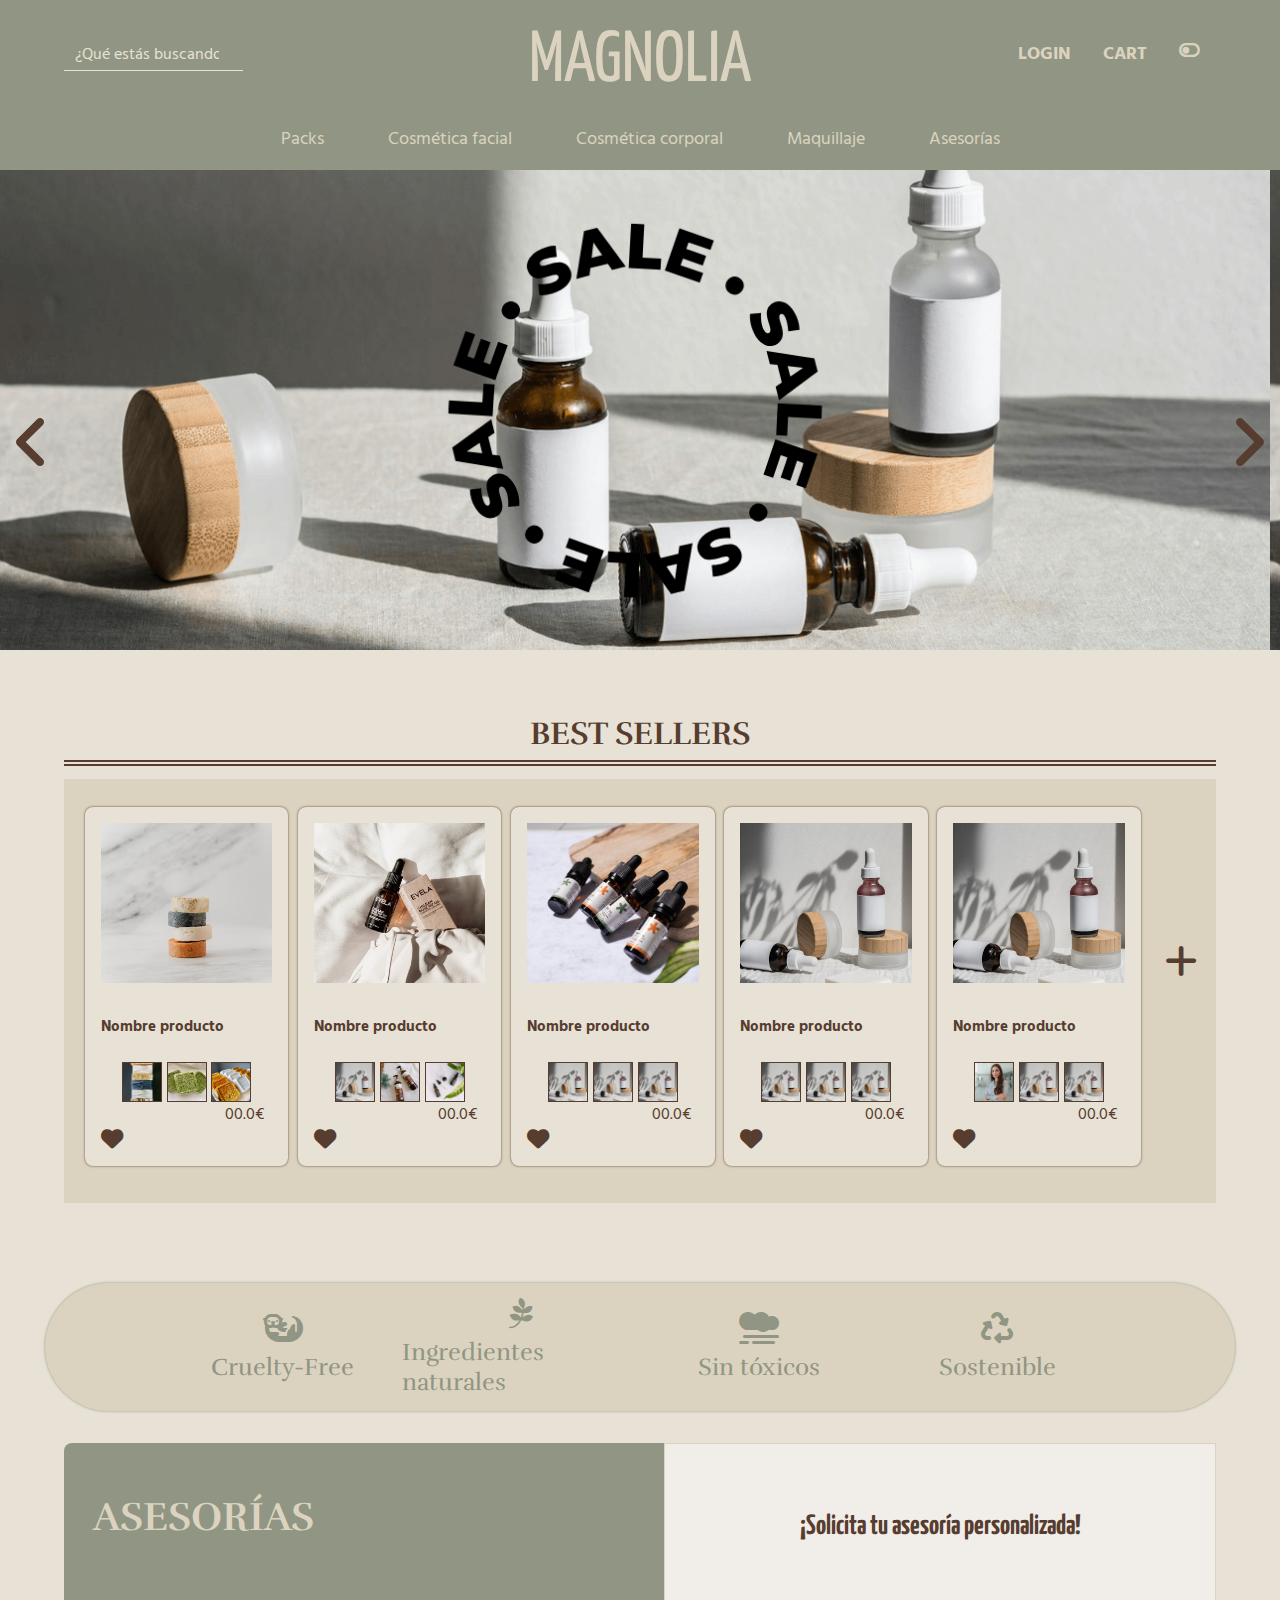
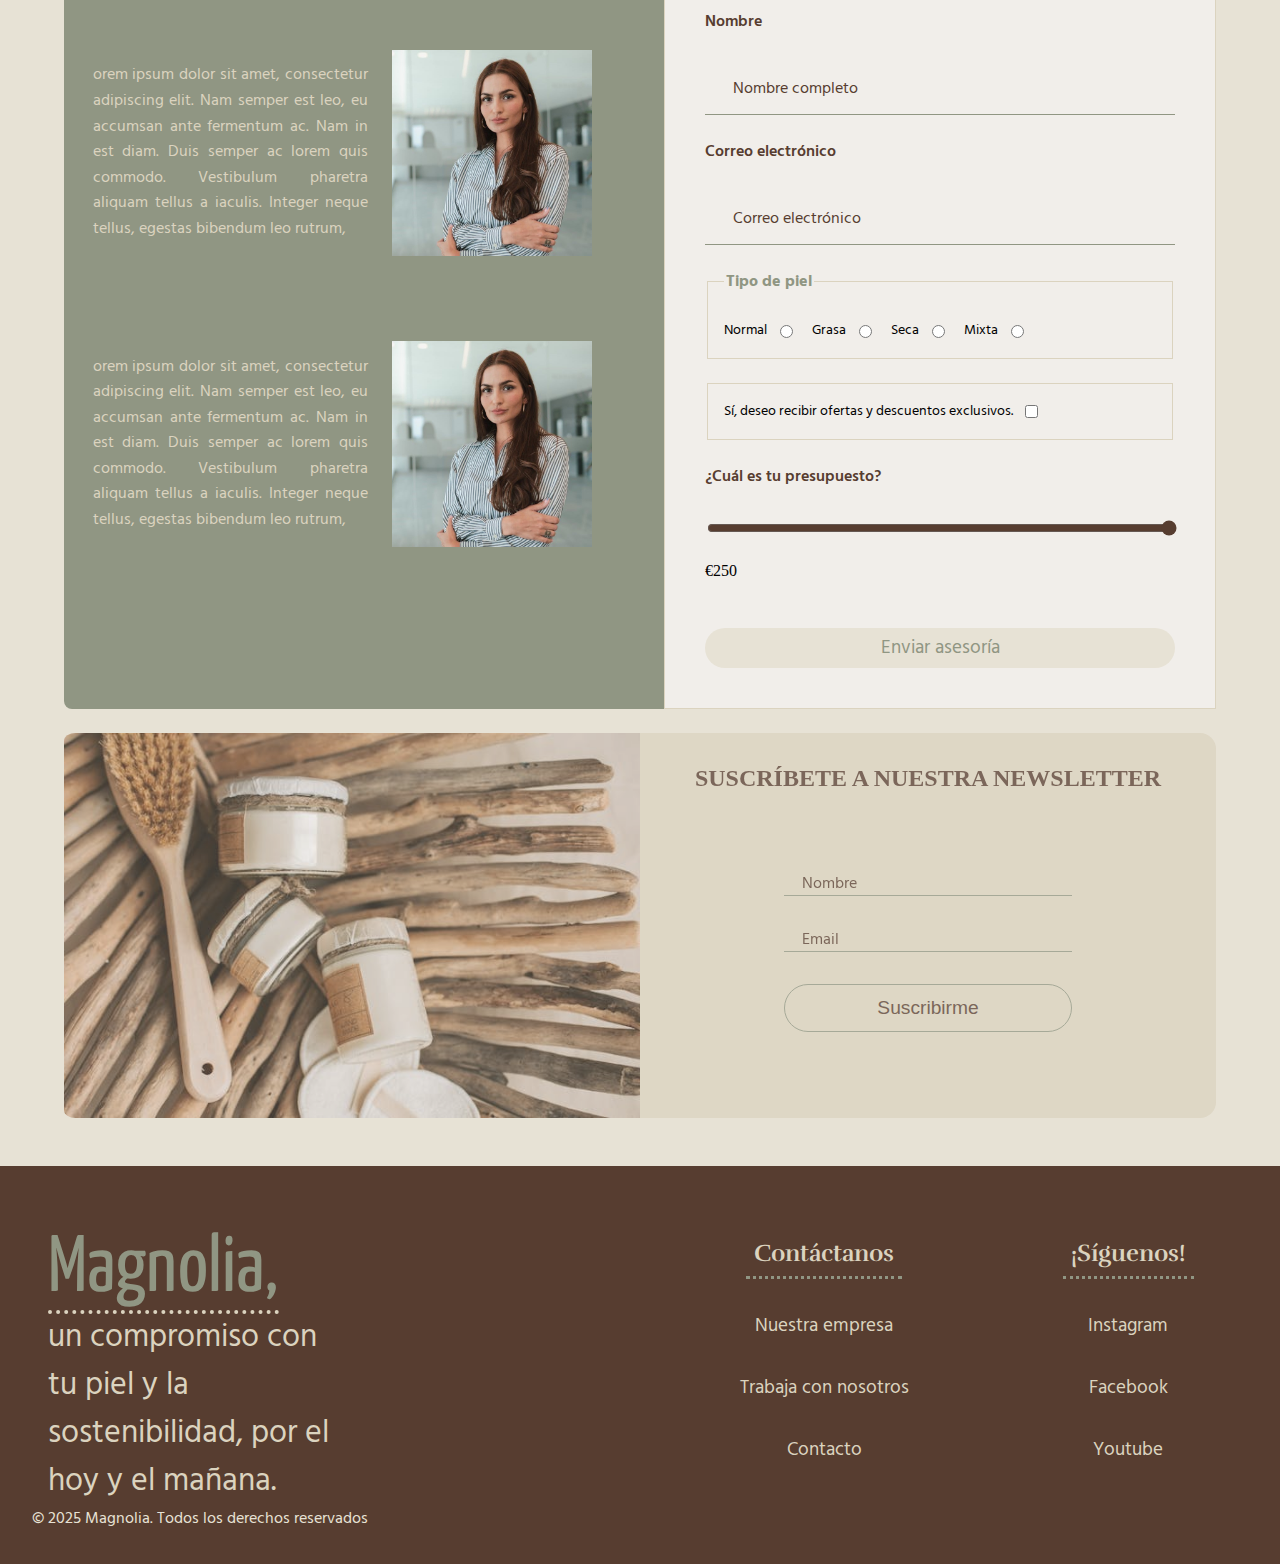
<file: index.html>
<!DOCTYPE html>
<html lang="es">
<head>
    <meta charset="UTF-8">
    <meta name="viewport" content="width=device-width, initial-scale=1.0">
    <title> Magnolia | Inicio </title>
    <link rel="stylesheet" href="css/estilos.css">
    <link href="https://cdnjs.cloudflare.com/ajax/libs/font-awesome/6.0.0-beta3/css/all.min.css" rel="stylesheet"> <!--para los iconos -->
    <link href="https://fonts.googleapis.com/css2?family=Hind:wght@300;400;500;600;700&family=Rhodium+Libre&family=Rufina:wght@400;700&family=Yanone+Kaffeesatz:wght@200..700&display=swap" rel="stylesheet">
    <!-- para las fuentes -->

    <script src="js/script.js" defer></script>
</head>

<body>
    <header class="cabecera">
        <section class="cabecera__seccion">
            <form class="cabecera__formulario" method="GET" action="#"> <!-- etiqueta no necesario pero decidí mantenerla porque me permitía colocar el input mejor con css-->
                <input class="cabecera__input" type="search" name="query" placeholder="¿Qué estás buscando?">
            </form>
            <div class="cabecera__seccion-mensaje"></div> <!-- he elegido esta etiqueta porque no tiene valor semántico lo que quería añadir-->

            <a class="cabecera__titulo" href="index.html" >
                <h1 class="cabecera__titulo-texto">MAGNOLIA</h1>
            </a>

            <article class="cabecera__login"> <!-- etiqueta empleada al ser un contenido independiente-->
                <ul class="cabecera__login-lista"> <!-- he organizado los enlaces en lista para mejorar la semántica y el orden del código-->
                    <li><a class="cabecera__login-enlace" href="#">LOGIN</a></li>
                    <li><a class="cabecera__login-enlace" href="#">CART</a></li>
                    <li><button id="modoNocturnoBtn" class="cabecera__login-enlace"> <!-- botón para cambiar al modo noche -->
                        <span class="fa-solid fa-toggle-off"></span>
                    </button>
                    </li>
                </ul>
            </article>
        </section>

        <nav class="cabecera__navegador">
            <ul class="cabecera__navegador-listas">
                <li class="cabecera__navegados-list"><a class="cabecera__navegador-enlace" href="#">Packs</a></li>
                <li class="cabecera__navegados-list"><a class="cabecera__navegador-enlace" href="#">Cosmética facial</a></li>
                <li class="cabecera__navegados-list"><a class="cabecera__navegador-enlace" href="#">Cosmética corporal</a></li>
                <li class="cabecera__navegados-list"><a class="cabecera__navegador-enlace" href="#">Maquillaje</a></li>
                <li class="cabecera__navegados-list"><a class="cabecera__navegador-enlace" href="#">Asesorías</a></li>
            </ul>
        </nav>
    </header>


    <main>
        <section class="ofertas"> <!-- la idea era realizar un carousel, he intentado simularlo con animaciones-->
            <ul class="ofertas__lista">
                <li class="ofertas__lista-ofertas">
                    <a class="oferta__enlace" href="#">
                        <img class="oferta__imagen" src="assets/Rebajas.png" alt="rebajas"></a>
                </li>
                <li class="ofertas__lista-ofertas">
                    <a class="oferta__enlace" href="#">
                        <img class="oferta__imagen" src="assets/Rebajas.png" alt="rebajas"></a>
                </li>
                <li class="ofertas__lista-ofertas">
                    <a class="oferta__enlace" href="#">
                        <img class="oferta__imagen" src="assets/Rebajas.png" alt="rebajas"></a>
                </li>
            </ul>

            <div class="ofertas__iconos"> <!-- he elegido esta etiqueta porque no considero que sea un contenido independiente, son los iconos de las imágenes-->
                <span class="fa-solid fa-angle-left"></span>
                <span class="fa-solid fa-angle-right"></span>
            </div>
            
        </section>


    <section class="bestsellers">
        <h2 class="bestsellers__titulo">BEST SELLERS</h2>

        <section class="bestsellers__container">
            <article class="bestsellers__productos">
                <a class="bestsellers__productos-enlace" href="#">
                    <img class="bestsellers__producto-imagen" src="assets/pexels-cottonbro-3737603.jpg" alt="imagen producto">
                    <h3 class="bestsellers__producto-nombre">Nombre producto</h3> <!-- He elegido h3 porque considero que es un título-->
                </a>

                <div class="bestsellers__miniaturas">
                    <img class="miniatura" src="assets/pexels-meruyert-gonullu-7500419.jpg" alt="mini 1">
                    <img class="miniatura" src="assets/pexels-selfcarewithdenisse-31517861.jpg" alt="mini 2">
                    <img class="miniatura" src="assets/pexels-selfcarewithdenisse-31517862.jpg" alt="mini 3">
                </div>

                <span class="bestsellers__producto-precio">00.0€</span><!-- He elegido esta etiqueta porque no lo considero título (h) ni párrafo-->
                <button class="bestsellers__producto-favorito">
                    <span class="fa-solid fa-heart"></span>
                </button>
            </article>

            <article class="bestsellers__productos">
                <a class="bestsellers__productos-enlace"  href="#">
                    <img class="bestsellers__producto-imagen" src="assets/pexels-harper-sunday-11757211.jpg"  alt="imagen producto">
                    <h3 class="bestsellers__producto-nombre">Nombre producto</h3>
                </a>

                <div class="bestsellers__miniaturas">
                    <img class="miniatura" src="assets/pexels-polina-kovaleva-8101531.jpg" alt="mini 1">
                    <img class="miniatura" src="assets/pexels-helloimfrecelynne-10427812.jpg" alt="mini 2">
                    <img class="miniatura" src="assets/pexels-paula-francis-2878334-4408447.jpg" alt="mini 3">
                </div>

                <span class="bestsellers__producto-precio">00.0€</span>
                <button class="bestsellers__producto-favorito">
                    <span class="fa-solid fa-heart"></span>
                </button>
            </article>

            <article class="bestsellers__productos">
                <a class="bestsellers__productos-enlace" href="#">
                    <img class="bestsellers__producto-imagen" src="assets/pexels-the-bio-brand-17631772-6442513.jpg"  alt="imagen producto">
                    <h3 class="bestsellers__producto-nombre">Nombre producto</h3>
                </a>

                <div class="bestsellers__miniaturas">
                    <img class="miniatura" src="assets/pexels-polina-kovaleva-8101531.jpg" alt="mini 1">
                    <img class="miniatura" src="assets/pexels-polina-kovaleva-8101531.jpg" alt="mini 2">
                    <img class="miniatura" src="assets/pexels-polina-kovaleva-8101531.jpg" alt="mini 3">
                </div>

                <span class="bestsellers__producto-precio">00.0€</span>
                <button class="bestsellers__producto-favorito">
                    <span class="fa-solid fa-heart"></span>
                </button>
            </article>

            <article class="bestsellers__productos">
                <a class="bestsellers__productos-enlace" href="#">
                    <img class="bestsellers__producto-imagen" src="assets/pexels-polina-kovaleva-8101531.jpg"  alt="imagen producto">
                    <h3 class="bestsellers__producto-nombre">Nombre producto</h3>
                </a>

                <div class="bestsellers__miniaturas">
                    <img class="miniatura" src="assets/pexels-polina-kovaleva-8101531.jpg" alt="mini 1">
                    <img class="miniatura" src="assets/pexels-polina-kovaleva-8101531.jpg" alt="mini 2">
                    <img class="miniatura" src="assets/pexels-polina-kovaleva-8101531.jpg" alt="mini 3">
                </div>

                <span class="bestsellers__producto-precio">00.0€</span>
                <button class="bestsellers__producto-favorito">
                    <span class="fa-solid fa-heart"></span>
                </button>
            </article>

            <article class="bestsellers__productos">
                <a class="bestsellers__productos-enlace" href="#">
                    <img class="bestsellers__producto-imagen" src="assets/pexels-polina-kovaleva-8101531.jpg"  alt="imagen producto">
                    <h3 class="bestsellers__producto-nombre">Nombre producto</h3>
                </a>

                <div class="bestsellers__miniaturas">
                    <img class="miniatura" src="assets/pexels-cristian-rojas-10041258.jpg" alt="mini 1">
                    <img class="miniatura" src="assets/pexels-polina-kovaleva-8101531.jpg" alt="mini 2">
                    <img class="miniatura" src="assets/pexels-polina-kovaleva-8101531.jpg" alt="mini 3">
                </div>

                <span class="bestsellers__producto-precio">00.0€</span>
                <button class="bestsellers__producto-favorito">
                    <span class="fa-solid fa-heart"></span>
                </button>
            </article>

            <a class="bestsellers__button" href="productos.html">
                <span class="fa-solid fa-plus"></span>
            </a>
        </section>

    </section>

    <section class="ingredientes">
        <article class="ingredientes__articulo">
            <span class="fa-solid fa-otter"></span>
            <span class="ingredientes__texto">Cruelty-Free</span>
        </article>

        <article class="ingredientes__articulo">
            <span class="fa-brands fa-pagelines"></span>
            <span class="ingredientes__texto">Ingredientes naturales</span>
        </article>

        <article class="ingredientes__articulo">
            <span class="fa-solid fa-smog"></span>
            <span class="ingredientes__texto">Sin tóxicos</span>
        </article>

        <article class="ingredientes__articulo">
            <span class="fa-solid fa-recycle"></span>
            <span class="ingredientes__texto">Sostenible</span>
        </article>
    </section>

        <section class="asesorias">
            <div class="asesorias__descripcion">
                <h2 class="asesorias__titulo">ASESORÍAS</h2>

                <article class="asesorias__articulo">
                    <img class="asesorias__imagen" src="assets/pexels-cristian-rojas-10041258.jpg" alt="imagen asesoramiento">
                    <p class="asesorias__texto">
                        orem ipsum dolor sit amet, consectetur adipiscing elit. Nam semper est leo, eu accumsan ante fermentum ac.
                        Nam in est diam. Duis semper ac lorem quis commodo. Vestibulum pharetra aliquam tellus a iaculis. Integer
                        neque tellus, egestas bibendum leo rutrum,
                    </p>
                </article>

                <article class="asesorias__articulo">
                    <p class="asesorias__texto">
                        orem ipsum dolor sit amet, consectetur adipiscing elit. Nam semper est leo, eu accumsan ante fermentum ac.
                        Nam in est diam. Duis semper ac lorem quis commodo. Vestibulum pharetra aliquam tellus a iaculis. Integer
                        neque tellus, egestas bibendum leo rutrum,
                    </p>
                    <img class="asesorias__imagen" src="assets/pexels-cristian-rojas-10041258.jpg" alt="imagen asesoramiento">
                </article>
            </div>

            <form class="asesorias__formulario">
                <h3 class="asesorias__formulario-titulo">¡Solicita tu asesoría personalizada!</h3>

                <label class="asesorias__formulario-label" for="nombre">Nombre</label>
                <input id="nombre" name="nombre" class="asesorias__formulario-input" type="text" placeholder="Nombre completo" required>

                <label class="asesorias__formulario-label" for="email">Correo electrónico</label>
                <input id="email" name="email" class="asesorias__formulario-input" type="email" placeholder="Correo electrónico" required>

                <fieldset class="asesorias__formulario-fieldset">
                    <legend class="asesorias__formulario-label">Tipo de piel</legend>

                    <label for="pielNormal">Normal
                        <input id="pielNormal" name="tipoPiel" type="radio" value="Normal">
                    </label>

                    <label for="pielGrasa">Grasa
                        <input id="pielGrasa" name="tipoPiel" type="radio" value="Grasa">
                    </label>

                    <label for="pielSeca">Seca
                        <input id="pielSeca" name="tipoPiel" type="radio" value="Seca">
                    </label>

                    <label for="pielMixta">Mixta
                        <input id="pielMixta" name="tipoPiel" type="radio" value="Mixta">
                    </label>
                </fieldset>

                <fieldset class="asesorias__formulario-fieldset">
                    <label for="ofertas">
                        Sí, deseo recibir ofertas y descuentos exclusivos.
                        <input id="ofertas" name="ofertas" type="checkbox">
                    </label>
                </fieldset>

                <label class="asesorias__formulario-label" for="presupuesto">¿Cuál es tu presupuesto?</label>
                <input id="presupuesto" name="presupuesto" type="range" min="0" max="250" step="10" value="250">
                <span>€250</span>


                <div id="asesorias__mensaje"></div>

                <input class="asesorias__formulario-button" type="submit" value="Enviar asesoría">
            </form>
        </section>

        <section class="newsletter">
        <img class="newsletter__imagen" src="assets/Newsletter.jpg" alt="newsletter">

        <div class="newsletter__articulo"> <!-- No hay semántica en este contenedor -->
            <h2 class="newsletter__titulo">SUSCRÍBETE A NUESTRA NEWSLETTER</h2>
            <form class="newsletter__formulario">
                <input class="newsletter__formulario-input" type="text" placeholder="Nombre">
                <input class="newsletter__formulario-input" type="email" placeholder="Email">
                <button class="newsletter__formulario-button">Suscribirme</button>
            </form>
        </div>

    </section>
    </main>


<footer class="footer">
    <section class="footer__seccion">
        <article class="footer__descripcion">
            <h3 class="footer__descripcion-titulo">Magnolia,</h3> <!-- He elegido h3 por el nivel de importancia que considero tiene -->
            <p class="footer__descripcion-texto">un compromiso con tu piel y la sostenibilidad, por el hoy y el mañana.</p> <!-- He elegido un p porque voy a colocar más de una palabra-->
        </article>

        <article class="footer__articulo">
            <h3 class="footer__articulo-titulo">Contáctanos</h3> <!-- He elegido el nombre de artículo, que no es semántico, para generalizar y por practicidad -->
            <ul class="footer__articulo-enlaces">
                <li class="footer__articulo-lista"><a href="sobrenosotros.html" class="footer__articulo-enlace">Nuestra empresa</a></li>
                <li class="footer__articulo-lista"><a href="#" class="footer__articulo-enlace">Trabaja con nosotros</a></li>
                <li class="footer__articulo-lista"><a href="contactos.html" class="footer__articulo-enlace">Contacto</a></li>
            </ul>
        </article>

        <article class="footer__articulo">
            <h3 class="footer__articulo-titulo">¡Síguenos!</h3>
            <ul class="footer__articulo-enlaces">
                <li class="footer__articulo-lista"><a href="https://www.instagram.com/" class="footer__articulo-enlace">Instagram</a></li>
                <li class="footer__articulo-lista"><a href="https://www.facebook.com/"  class="footer__articulo-enlace">Facebook</a></li>
                <li class="footer__articulo-lista"><a href="https://www.youtube.com/" class="footer__articulo-enlace">Youtube</a></li>
            </ul> 
        </article>
    </section>
    <p class="footer__copy">© 2025 Magnolia. Todos los derechos reservados</p>
</footer>

</body>
</html>
</file>
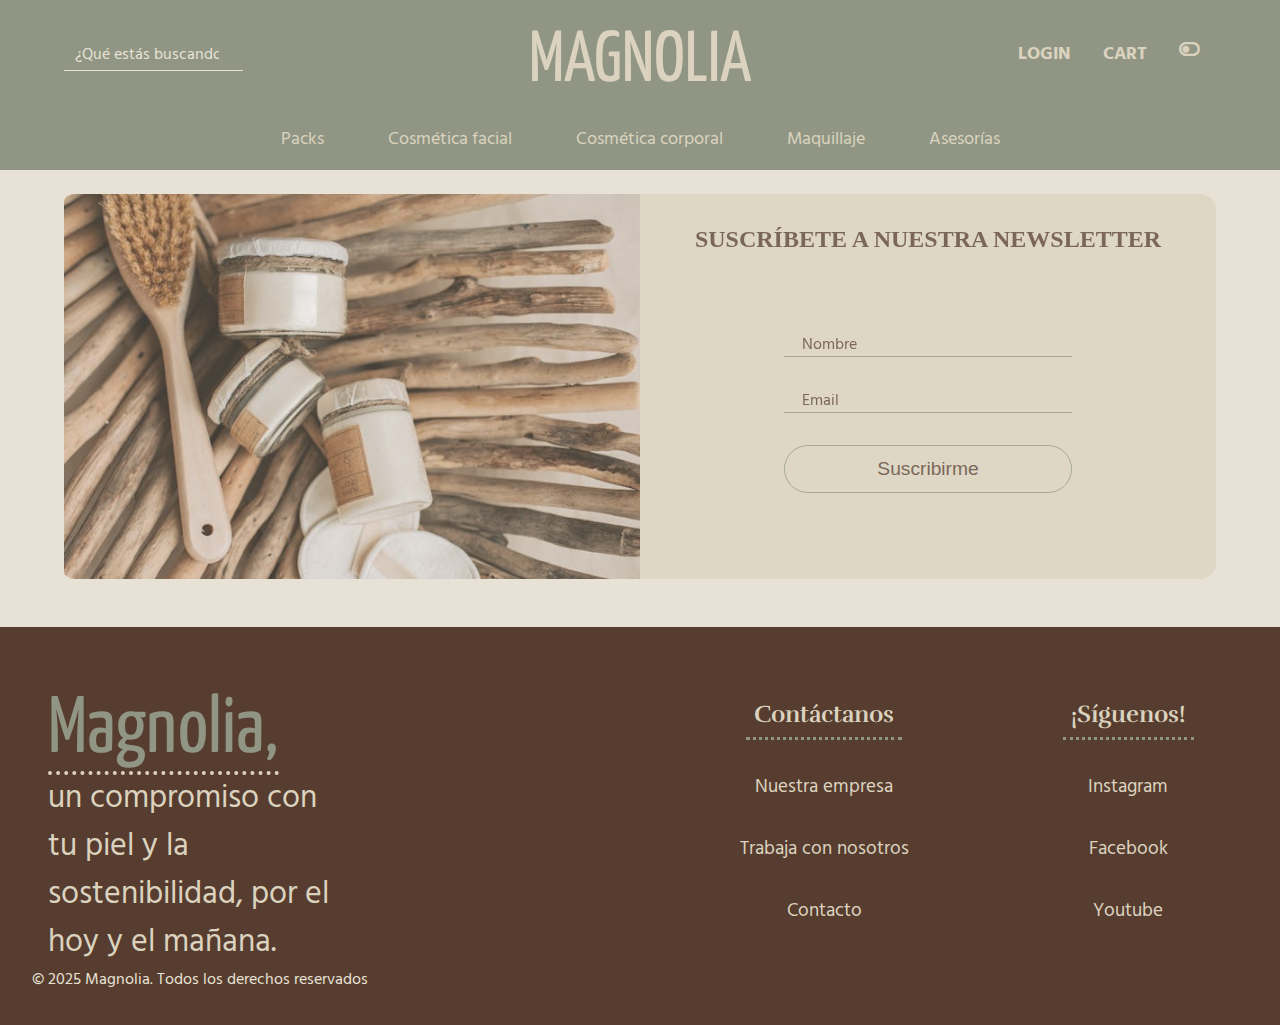
<file: contactos.html>
<!DOCTYPE html>
<html lang="es">
<head>
    <meta charset="UTF-8">
    <meta name="viewport" content="width=device-width, initial-scale=1.0">
    <title> Magnolia | Contáctanos </title>
    <link rel="stylesheet" href="css/estilos.css">
    <link href="https://cdnjs.cloudflare.com/ajax/libs/font-awesome/6.0.0-beta3/css/all.min.css" rel="stylesheet"> <!--para los iconos -->
    <link href="https://fonts.googleapis.com/css2?family=Hind:wght@300;400;500;600;700&family=Rhodium+Libre&family=Rufina:wght@400;700&family=Yanone+Kaffeesatz:wght@200..700&display=swap" rel="stylesheet">
    <!-- para las fuentes -->
</head>
<body>
    <header class="cabecera">
        <section class="cabecera__seccion">
            <form class="cabecera__formulario"> <!-- etiqueta no necesario pero decidí mantenerla porque me permitía colocar el input mejor con css-->
                <input  class="cabecera__input" type="search" placeholder="¿Qué estás buscando?"> 
            </form>
            
            <a class="cabecera__titulo" href="index.html" >
                <h1 class="cabecera__titulo-texto">MAGNOLIA</h1>
            </a>

            <article class="cabecera__login"> <!-- etiqueta empleada al ser un contenido independiente-->
                
                <ul class="cabecera__login-lista"> <!-- he organizado los enlaces en lista para mejorar la semántica y el orden del código-->
                    <li><a class="cabecera__login-enlace" href="#">LOGIN</a></li>
                    <li><a class="cabecera__login-enlace" href="#">CART</a></li>
                    <li><a class="cabecera__login-enlace" href="#">
                        <span class="fa-solid fa-toggle-off"></span></a>
                    </li>
                </ul>
            </article>
        </section>

        <nav class="cabecera__navegador">
            <ul class="cabecera__navegador-listas">
                <li class="cabecera__navegados-list"><a class="cabecera__navegador-enlace"href="#">Packs</a></li>
                <li class="cabecera__navegados-list"><a class="cabecera__navegador-enlace" href="#">Cosmética facial</a></li>
                <li class="cabecera__navegados-list"><a class="cabecera__navegador-enlace" href="#">Cosmética corporal</a></li>
                <li class="cabecera__navegados-list"><a class="cabecera__navegador-enlace" href="#">Maquillaje</a></li>
                <li class="cabecera__navegados-list"><a class="cabecera__navegador-enlace" href="#">Asesorías</a></li>
            </ul>
        </nav>
    </header>

    <main>

        <section class="newsletter">
            <img class="newsletter__imagen" src="assets/Newsletter.jpg" alt="newsletter">

            <article class="newsletter__articulo">
                <h2 class="newsletter__titulo">SUSCRÍBETE A NUESTRA NEWSLETTER</h2>
                <form class="newsletter__formulario">
                    <input class="newsletter__formulario-input" type="text" placeholder="Nombre">
                    <input class="newsletter__formulario-input" type="email" placeholder="Email">
                    <button class="newsletter__formulario-button">Suscribirme</button>
                </form>
            </article>

        </section>
    </main>

    <footer class="footer">
        <section class="footer__seccion">
            <article class="footer__descripcion">
                <h3 class="footer__descripcion-titulo">Magnolia,</h3> <!-- He elegido h3 por el nivel de importancia que considero tiene -->
                <p class="footer__descripcion-texto">un compromiso con tu piel y la sostenibilidad, por el hoy y el mañana.</p> <!-- He elegido un p porque voy a colocar más de una palabra-->
            </article>
    
            <article class="footer__articulo">
                <h3 class="footer__articulo-titulo">Contáctanos</h3> <!-- He elegido el nombre de artículo, que no es semántico, para generalizar y por practicidad -->
                <ul class="footer__articulo-enlaces">
                    <li class="footer__articulo-lista"><a href="sobrenosotros.html" class="footer__articulo-enlace">Nuestra empresa</a></li>
                    <li class="footer__articulo-lista"><a href="#" class="footer__articulo-enlace">Trabaja con nosotros</a></li>
                    <li class="footer__articulo-lista"><a href="contactos.html" class="footer__articulo-enlace">Contacto</a></li>
                </ul>
            </article>
    
            <article class="footer__articulo">
                <h3 class="footer__articulo-titulo">¡Síguenos!</h3>
                <ul class="footer__articulo-enlaces">
                    <li class="footer__articulo-lista"><a href="https://www.instagram.com/" class="footer__articulo-enlace">Instagram</a></li>
                    <li class="footer__articulo-lista"><a href="https://www.facebook.com/"  class="footer__articulo-enlace">Facebook</a></li>
                    <li class="footer__articulo-lista"><a href="https://www.youtube.com/" class="footer__articulo-enlace">Youtube</a></li>
                </ul> 
            </article>
        </section>
        <p class="footer__copy">© 2025 Magnolia. Todos los derechos reservados</p>
    </footer>
</body>

</html>
</file>
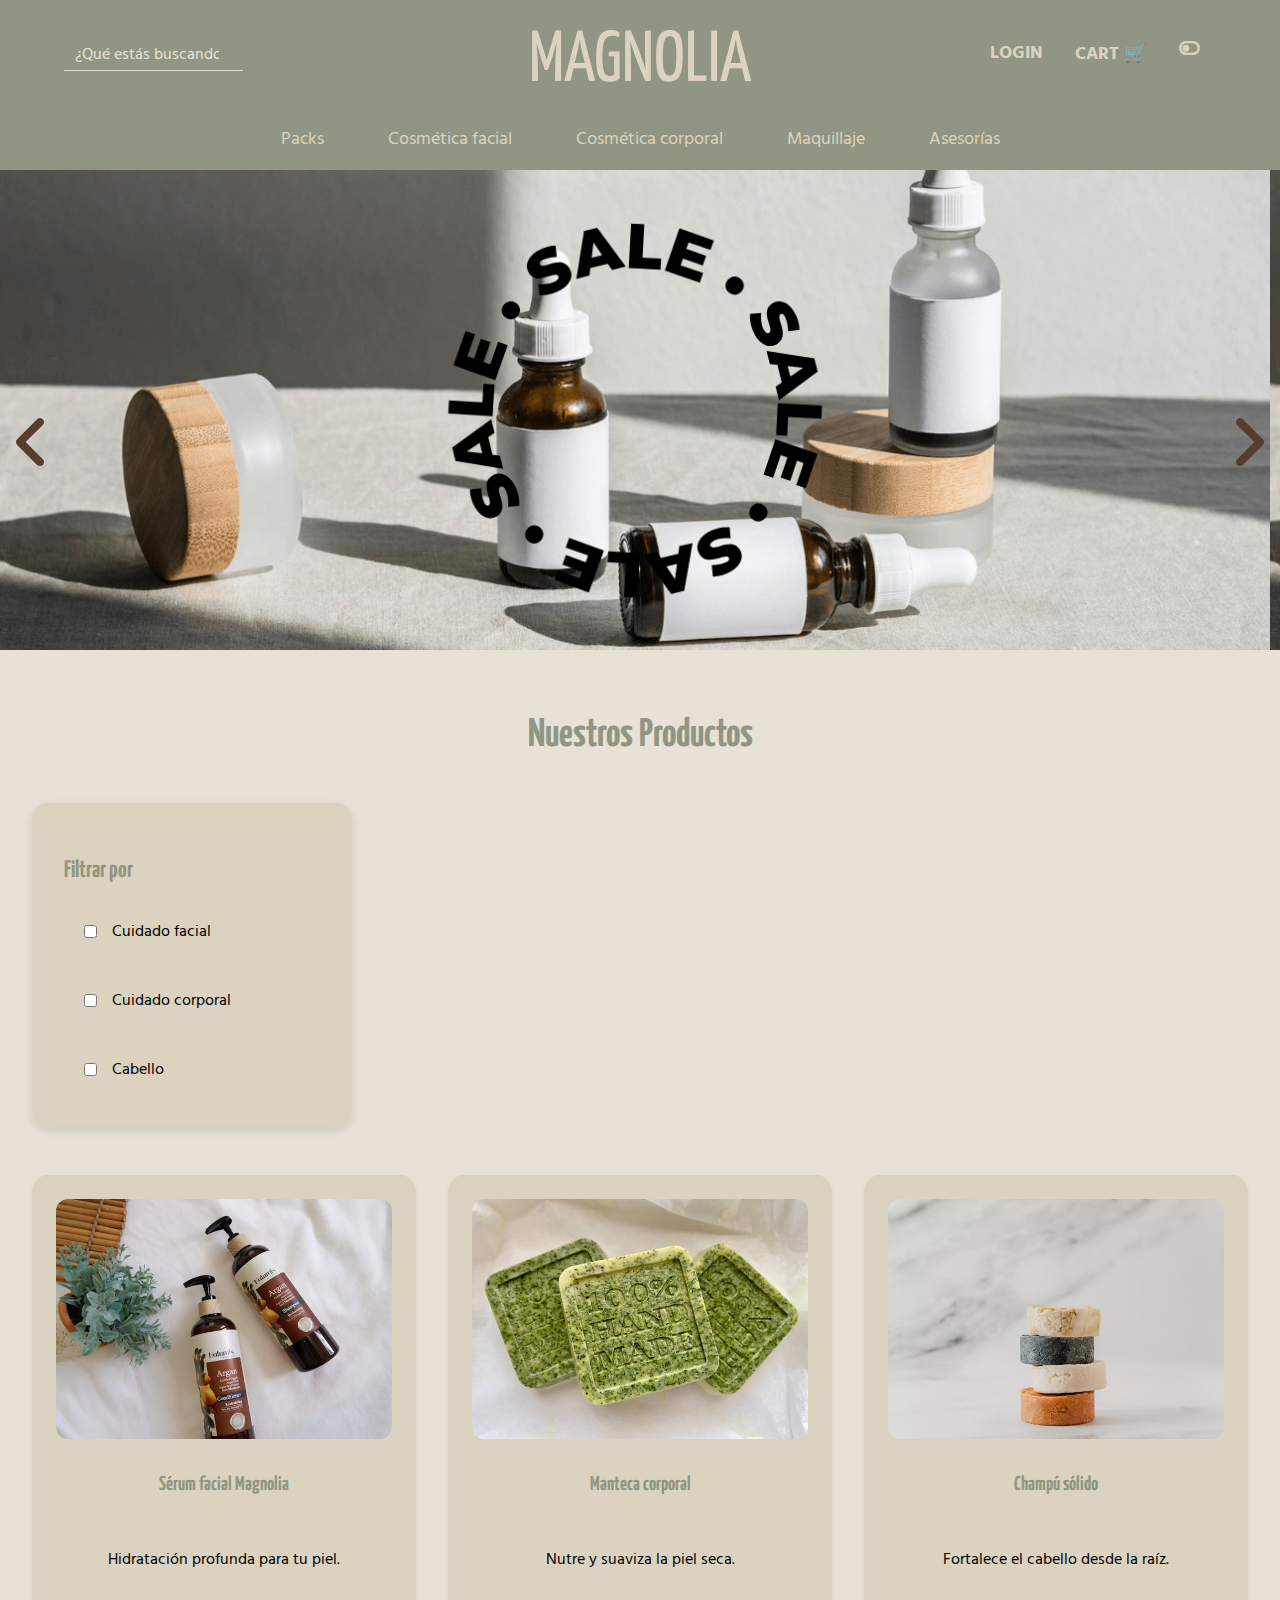
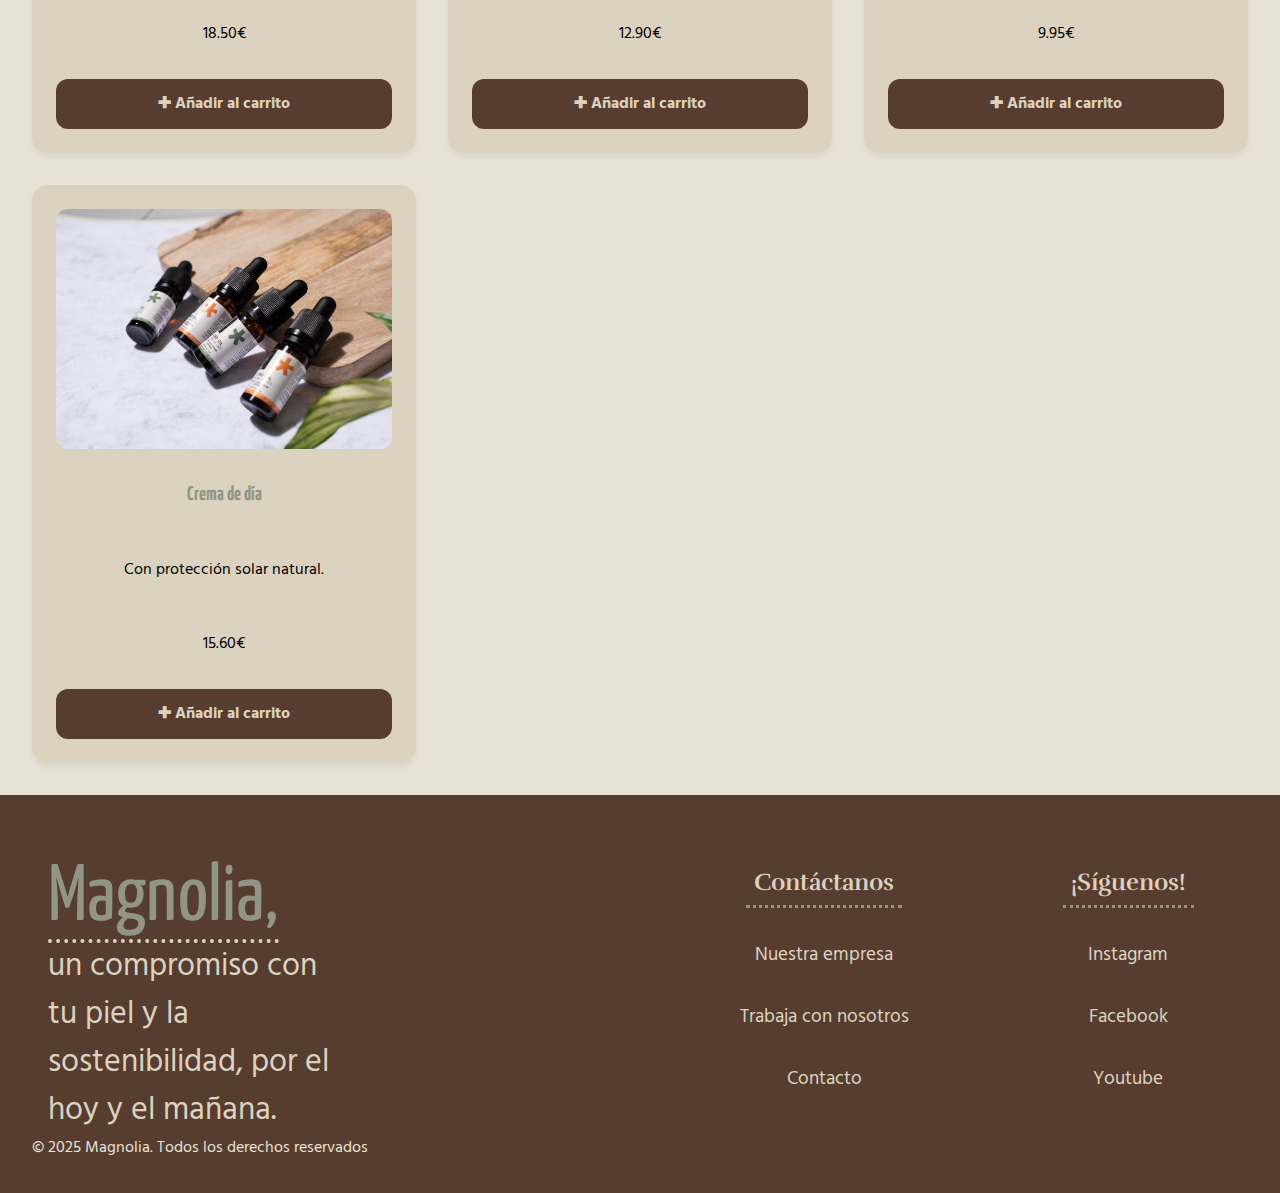
<file: productos.html>
<!DOCTYPE html>
<html lang="es">
<head>
    <meta charset="UTF-8">
    <meta name="viewport" content="width=device-width, initial-scale=1.0">
    <title> Magnolia | Productos </title>
    <link rel="stylesheet" href="css/estilos.css">
    <link href="https://cdnjs.cloudflare.com/ajax/libs/font-awesome/6.0.0-beta3/css/all.min.css" rel="stylesheet"> <!--para los iconos -->
    <link href="https://fonts.googleapis.com/css2?family=Hind:wght@300;400;500;600;700&family=Rhodium+Libre&family=Rufina:wght@400;700&family=Yanone+Kaffeesatz:wght@200..700&display=swap" rel="stylesheet">
    <!-- para las fuentes -->
    <script src="js/script.js" defer></script>

</head>

<body>
    <header class="cabecera">
        <section class="cabecera__seccion">
            <form class="cabecera__formulario"> <!-- etiqueta no necesario pero decidí mantenerla porque me permitía colocar el input mejor con css-->
                <input  class="cabecera__input" type="search" placeholder="¿Qué estás buscando?"> 
            </form>
            
            <a class="cabecera__titulo" href="index.html" >
                <h1 class="cabecera__titulo-texto">MAGNOLIA</h1>
            </a>

            <article class="cabecera__login"> <!-- etiqueta empleada al ser un contenido independiente-->
                
                <ul class="cabecera__login-lista"> <!-- he organizado los enlaces en lista para mejorar la semántica y el orden del código-->
                    <li><a class="cabecera__login-enlace" href="#">LOGIN</a></li>
                    <li>
                        <button class="cabecera__login-enlace cabecera__login-enlace--carrito" id="carrito-toggle">CART 🛒</button>
                        <div class="carrito">
                            <h2 class="carrito__titulo">Tu carrito</h2>
                            <div class="carrito__lista"></div>
                            <p class="carrito__vacio" style="display: none;">El carrito está vacío.</p>
                        </div>

                    </li>
                    <li><a class="cabecera__login-enlace" href="#">
                        <span class="fa-solid fa-toggle-off"></span></a>
                    </li>
                </ul>
            </article>
        </section>

        <nav class="cabecera__navegador">
            <ul class="cabecera__navegador-listas">
                <li class="cabecera__navegados-list"><a class="cabecera__navegador-enlace"href="#">Packs</a></li>
                <li class="cabecera__navegados-list"><a class="cabecera__navegador-enlace" href="#">Cosmética facial</a></li>
                <li class="cabecera__navegados-list"><a class="cabecera__navegador-enlace" href="#">Cosmética corporal</a></li>
                <li class="cabecera__navegados-list"><a class="cabecera__navegador-enlace" href="#">Maquillaje</a></li>
                <li class="cabecera__navegados-list"><a class="cabecera__navegador-enlace" href="#">Asesorías</a></li>
            </ul>
        </nav>
    </header>

    <main>
        <section class="ofertas"> <!-- la idea era realizar un carousel, he intentado simularlo con animaciones-->
            <ul class="ofertas__lista">
                <li>
                    <a class="oferta__enlace" href="#">
                        <img class="oferta__imagen" src="assets/Rebajas.png" alt="rebajas"></a>
                </li>
                <li>
                    <a class="oferta__enlace" href="#">
                        <img class="oferta__imagen" src="assets/Rebajas.png" alt="rebajas"></a>
                </li>
                <li>
                    <a class="oferta__enlace" href="#">
                        <img class="oferta__imagen" src="assets/Rebajas.png" alt="rebajas"></a>
                </li>
            </ul>

            <div class="ofertas__iconos"> <!-- he elegido esta etiqueta porque no considero que sea un contenido independiente, son los iconos de las imágenes-->
                <span class="fa-solid fa-angle-left"></span>
                <span class="fa-solid fa-angle-right"></span>
            </div>
            
        </section>

        <div class="tienda">
            <h2 class="tienda__titulo">Nuestros Productos</h2>
            <div class="tienda__contenido">
                <aside class="tienda__filtros">
                    <h3 class="tienda__filtros-titulo">Filtrar por</h3>
                    <form class="tienda__formulario-filtros">
                        <label class="tienda__filtro">
                            <input type="checkbox" name="categoria" value="facial"> Cuidado facial
                        </label>
                        <label class="tienda__filtro">
                            <input type="checkbox" name="categoria" value="corporal"> Cuidado corporal
                        </label>
                        <label class="tienda__filtro">
                            <input type="checkbox" name="categoria" value="cabello"> Cabello
                        </label>
                    </form>
                </aside>

                <section class="tienda__productos">
                    <article class="producto" data-categoria="facial">
                        <img src="assets/pexels-helloimfrecelynne-10427812.jpg" alt="Sérum facial" class="producto__imagen">
                        <h3 class="producto__nombre">Sérum facial Magnolia</h3>
                        <p class="producto__descripcion">Hidratación profunda para tu piel.</p>
                        <p class="producto__precio">18.50€</p>
                        <button class="producto__boton" data-nombre="Sérum facial Magnolia" data-precio="18.50">✚ Añadir al carrito</button>
                    </article>

                    <article class="producto" data-categoria="corporal">
                        <img src="assets/pexels-selfcarewithdenisse-31517861.jpg" alt="Manteca corporal" class="producto__imagen">
                        <h3 class="producto__nombre">Manteca corporal</h3>
                        <p class="producto__descripcion">Nutre y suaviza la piel seca.</p>
                        <p class="producto__precio">12.90€</p>
                        <button class="producto__boton" data-nombre="Manteca corporal" data-precio="12.90">✚ Añadir al carrito</button>
                    </article>

                    <article class="producto" data-categoria="cabello">
                        <img src="assets/pexels-cottonbro-3737603.jpg" alt="Champú sólido" class="producto__imagen">
                        <h3 class="producto__nombre">Champú sólido</h3>
                        <p class="producto__descripcion">Fortalece el cabello desde la raíz.</p>
                        <p class="producto__precio">9.95€</p>
                        <button class="producto__boton" data-nombre="Champú sólido" data-precio="9.95">✚ Añadir al carrito</button>
                    </article>

                    <article class="producto" data-categoria="facial">
                        <img src="assets/pexels-the-bio-brand-17631772-6442513.jpg" alt="Crema de día" class="producto__imagen">
                        <h3 class="producto__nombre">Crema de día</h3>
                        <p class="producto__descripcion">Con protección solar natural.</p>
                        <p class="producto__precio">15.60€</p>
                        <button class="producto__boton" data-nombre="Crema de día" data-precio="15.60">✚ Añadir al carrito</button>
                    </article>
                </section>
            </div>
        </div>
    </main>
        <footer class="footer">
        <section class="footer__seccion">
            <article class="footer__descripcion">
                <h3 class="footer__descripcion-titulo">Magnolia,</h3> <!-- He elegido h3 por el nivel de importancia que considero tiene -->
                <p class="footer__descripcion-texto">un compromiso con tu piel y la sostenibilidad, por el hoy y el mañana.</p> <!-- He elegido un p porque voy a colocar más de una palabra-->
            </article>
    
            <article class="footer__articulo">
                <h3 class="footer__articulo-titulo">Contáctanos</h3> <!-- He elegido el nombre de artículo, que no es semántico, para generalizar y por practicidad -->
                <ul class="footer__articulo-enlaces">
                    <li class="footer__articulo-lista"><a href="sobrenosotros.html" class="footer__articulo-enlace">Nuestra empresa</a></li>
                    <li class="footer__articulo-lista"><a href="#" class="footer__articulo-enlace">Trabaja con nosotros</a></li>
                    <li class="footer__articulo-lista"><a href="contactos.html" class="footer__articulo-enlace">Contacto</a></li>
                </ul>
            </article>
    
            <article class="footer__articulo">
                <h3 class="footer__articulo-titulo">¡Síguenos!</h3>
                <ul class="footer__articulo-enlaces">
                    <li class="footer__articulo-lista"><a href="https://www.instagram.com/" class="footer__articulo-enlace">Instagram</a></li>
                    <li class="footer__articulo-lista"><a href="https://www.facebook.com/"  class="footer__articulo-enlace">Facebook</a></li>
                    <li class="footer__articulo-lista"><a href="https://www.youtube.com/" class="footer__articulo-enlace">Youtube</a></li>
                </ul> 
            </article>
        </section>
        <p class="footer__copy">© 2025 Magnolia. Todos los derechos reservados</p>
    </footer>

</body>

</html>
</file>
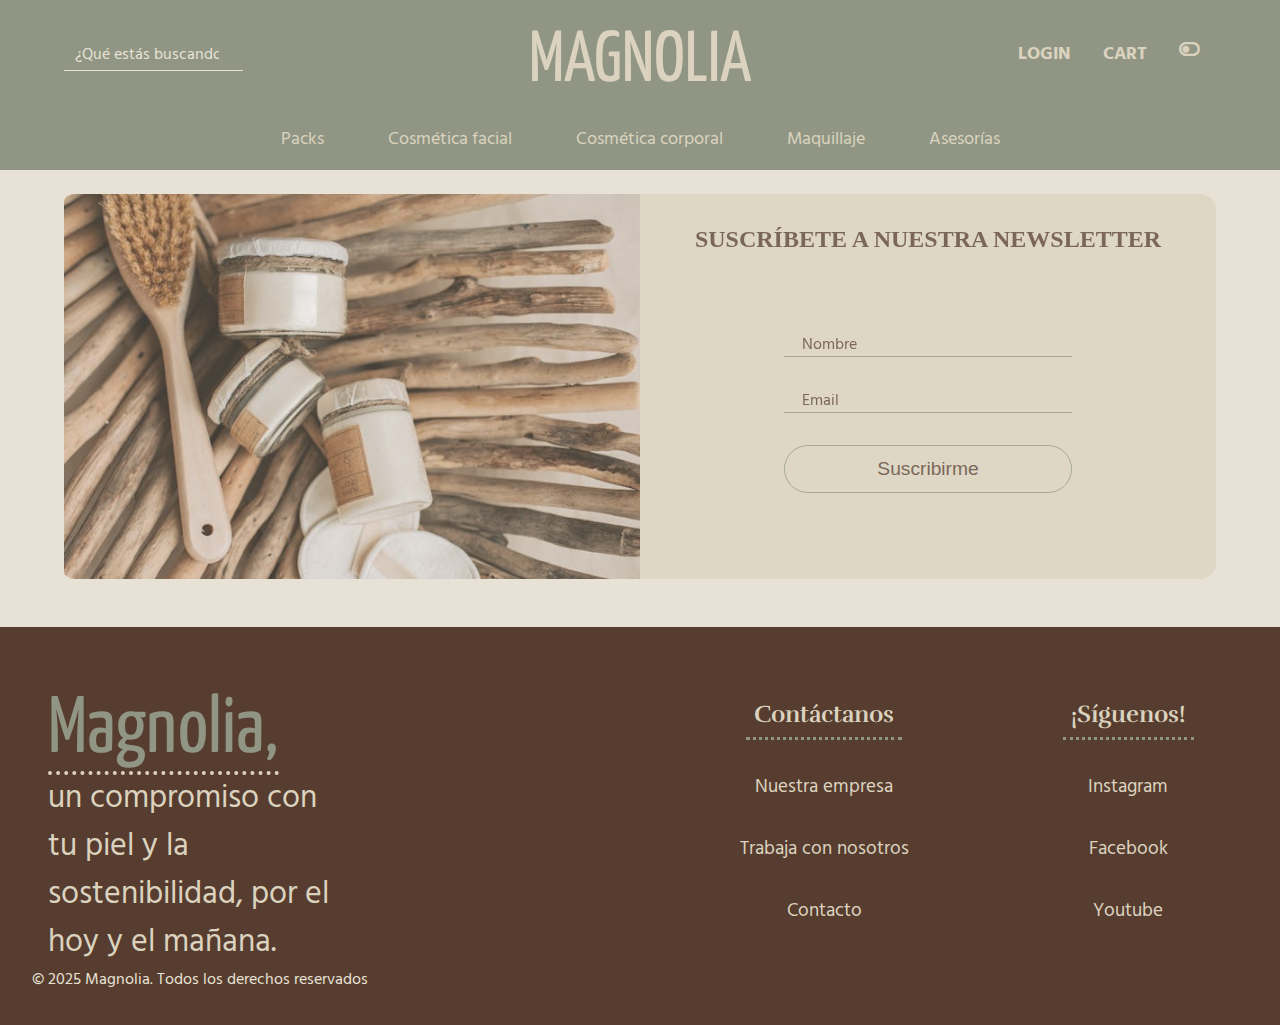
<file: sobrenosotros.html>
<!DOCTYPE html>
<html lang="es">
<head>
    <meta charset="UTF-8">
    <meta name="viewport" content="width=device-width, initial-scale=1.0">
    <title> Magnolia | Nuestra empresa </title>
    <link rel="stylesheet" href="css/estilos.css">
    <link href="https://cdnjs.cloudflare.com/ajax/libs/font-awesome/6.0.0-beta3/css/all.min.css" rel="stylesheet"> <!--para los iconos -->
    <link href="https://fonts.googleapis.com/css2?family=Hind:wght@300;400;500;600;700&family=Rhodium+Libre&family=Rufina:wght@400;700&family=Yanone+Kaffeesatz:wght@200..700&display=swap" rel="stylesheet">
    <!-- para las fuentes -->
</head>

<body>
    <header class="cabecera">
        <section class="cabecera__seccion">
            <form class="cabecera__formulario"> <!-- etiqueta no necesario pero decidí mantenerla porque me permitía colocar el input mejor con css-->
                <input  class="cabecera__input" type="search" placeholder="¿Qué estás buscando?"> 
            </form>
            
            <a class="cabecera__titulo" href="index.html" >
                <h1 class="cabecera__titulo-texto">MAGNOLIA</h1>
            </a>

            <article class="cabecera__login"> <!-- etiqueta empleada al ser un contenido independiente-->
                
                <ul class="cabecera__login-lista"> <!-- he organizado los enlaces en lista para mejorar la semántica y el orden del código-->
                    <li><a class="cabecera__login-enlace" href="#">LOGIN</a></li>
                    <li><a class="cabecera__login-enlace" href="#">CART</a></li>
                    <li><a class="cabecera__login-enlace" href="#">
                        <span class="fa-solid fa-toggle-off"></span></a>
                    </li>
                </ul>
            </article>
        </section>

        <nav class="cabecera__navegador">
            <ul class="cabecera__navegador-listas">
                <li class="cabecera__navegados-list"><a class="cabecera__navegador-enlace"href="#">Packs</a></li>
                <li class="cabecera__navegados-list"><a class="cabecera__navegador-enlace" href="#">Cosmética facial</a></li>
                <li class="cabecera__navegados-list"><a class="cabecera__navegador-enlace" href="#">Cosmética corporal</a></li>
                <li class="cabecera__navegados-list"><a class="cabecera__navegador-enlace" href="#">Maquillaje</a></li>
                <li class="cabecera__navegados-list"><a class="cabecera__navegador-enlace" href="#">Asesorías</a></li>
            </ul>
        </nav>
    </header>

    <main>

        <section class="newsletter">
            <img class="newsletter__imagen" src="assets/Newsletter.jpg" alt="newsletter">

            <article class="newsletter__articulo">
                <h2 class="newsletter__titulo">SUSCRÍBETE A NUESTRA NEWSLETTER</h2>
                <form class="newsletter__formulario">
                    <input class="newsletter__formulario-input" type="text" placeholder="Nombre">
                    <input class="newsletter__formulario-input" type="email" placeholder="Email">
                    <button class="newsletter__formulario-button">Suscribirme</button>
                </form>
            </article>

        </section>
    </main>

    <footer class="footer">
        <section class="footer__seccion">
            <article class="footer__descripcion">
                <h3 class="footer__descripcion-titulo">Magnolia,</h3> <!-- He elegido h3 por el nivel de importancia que considero tiene -->
                <p class="footer__descripcion-texto">un compromiso con tu piel y la sostenibilidad, por el hoy y el mañana.</p> <!-- He elegido un p porque voy a colocar más de una palabra-->
            </article>
    
            <article class="footer__articulo">
                <h3 class="footer__articulo-titulo">Contáctanos</h3> <!-- He elegido el nombre de artículo, que no es semántico, para generalizar y por practicidad -->
                <ul class="footer__articulo-enlaces">
                    <li class="footer__articulo-lista"><a href="sobrenosotros.html" class="footer__articulo-enlace">Nuestra empresa</a></li>
                    <li class="footer__articulo-lista"><a href="#" class="footer__articulo-enlace">Trabaja con nosotros</a></li>
                    <li class="footer__articulo-lista"><a href="contactos.html" class="footer__articulo-enlace">Contacto</a></li>
                </ul>
            </article>
    
            <article class="footer__articulo">
                <h3 class="footer__articulo-titulo">¡Síguenos!</h3>
                <ul class="footer__articulo-enlaces">
                    <li class="footer__articulo-lista"><a href="https://www.instagram.com/" class="footer__articulo-enlace">Instagram</a></li>
                    <li class="footer__articulo-lista"><a href="https://www.facebook.com/"  class="footer__articulo-enlace">Facebook</a></li>
                    <li class="footer__articulo-lista"><a href="https://www.youtube.com/" class="footer__articulo-enlace">Youtube</a></li>
                </ul> 
            </article>
        </section>
        <p class="footer__copy">© 2025 Magnolia. Todos los derechos reservados</p>
    </footer>
</body>

</html>
</file>
<file: css/estilos.css>
/*************************************************************************
                      RESETEO (REPASAR VARIABLES)
*************************************************************************/

:root{
    --color-primario: #909683;
    --color-secundario: #dbd3bf;
    --color-acento:#573d30;
    --color-background: #e7e2d5;
    --font-titulo: Yanone Kaffeesatz, sans-serif;
    --font-subtitulo: Rufina, serif;
    --font-texto: Hind, sans-serif;
}

[data-theme="dark"] {

    --color-primario: #202020 ;
    --color-secundario: #888787;
    --color-acento: #b7b5b5;
    --color-background: #565555;
}

* {
    box-sizing: border-box;
}

body{
    margin: 0;

    background-color: var(--color-background);
    transition: background-color 0.7s ease, color 0.7s ease, border-color 0.7s ease, box-shadow 0.7s ease;

}

a {
    text-decoration: none;
}

li{
    list-style: none;
}

button{
    background: none;
    border: none;
    cursor: pointer;
}

/***************************************************************************
                                   CABECERA
***************************************************************************/

.cabecera{
    width: 100%;

    background-color: var(--color-primario);
}


.cabecera__seccion{
    width: 100%;

    display: flex;
    justify-content: space-between;
    align-items: center;
    position: relative;
}

.cabecera__formulario{
    width: 33%;

    position: relative;
    padding-left: 4rem;
}

.cabecera__input{
    width: 50%;
    height: 2rem;

    padding: 0.7rem;

    border: none;
    border-bottom: 0.12rem solid var(--color-background);

    background-color: var(--color-primario);
    transition: transform 0.3s ease;
}

.cabecera__input::placeholder{
    
    color: var(--color-background);
    font-family: var(--font-texto), sans-serif;
    font-size: 1rem;
}

.cabecera__input:hover{
    outline: none;
    transform: scale(1.1);
    transition: 0.3s;
}

.cabecera__input:focus{
    outline: none;
    transform: scale(1.1);
    transition: 0.3s;

    background-color: var(--color-background);
    color: var(--color-primario);

    border-radius: 2rem;
}

.cabecera__seccion-mensaje {
    display: flex;
    justify-content: space-between;
    align-items: center;

    position: absolute;
    top: 4.8rem;
    left: 3.4rem;

    background-color: var(--color-background);
    border-radius: 1rem;
    z-index: 10;

    color: var(--color-acento);

}

.cabecera__seccion-mensaje p {
    display: flex;
    flex-grow: 1;
    margin: 0;
    padding: 0.5rem;

    font-family: var(--font-texto), sans-serif;
}

.mensaje{
    display: flex;
    padding: 0.5rem;
}
.cabecera__seccion-mensaje .cerrar {
    display: flex;
    align-items: center;

    padding: 0.3rem;

    color: var(--color-primario);
    cursor: pointer;
    font-weight: bold;
}

.cabecera__seccion-mensaje .cerrar:hover {
    transform: scale(1.6);
    transition: 0.3s;

}

.cabecera__titulo{
   width: 33%;

    display: flex;
    justify-content: center;
    align-items: center;

    padding-top: 0.8rem; 
}

.cabecera__titulo-texto{
    padding: 0.8rem;
    margin: 0;
    
    font-size: 4.5rem;
    font-weight: normal;
    font-family: var(--font-titulo), sans-serif;

    color: var(--color-secundario);
}

.cabecera__titulo:hover{
    transform: scale(1.2);
    transition: 0.3s;
}


.cabecera__login{
    width: 33%;

    display: flex;
    justify-content: end;
    align-items: center;
    position: relative;

    padding-right: 4rem;
}

.cabecera__login-lista{
    display: flex;
    flex-direction: row;

    margin: 0;
}

.cabecera__login-enlace{
    display: flex;
    align-items: center;

    padding-left: 1rem;
    padding-right: 1rem;

    font-size: 1.15rem;
    font-family: var(--font-texto), sans-serif;
    font-weight: bold;
    color: var(--color-secundario);
}


.cabecera__login-enlace:hover{
    transform: scale(1.1);
    border-radius: 2rem;
    background-color: var(--color-background);
    color: var(--color-primario);
    transition: 0.3s;

}

.carrito {
    position: absolute;
    top: 100%;
    right: 0;
    width: 20rem;
    background-color: var(--color-background);
    color: var(--color-primario);
    border: 0.15rem solid var(--color-acento);
    border-radius: 1rem;
    padding: 1rem;
    box-shadow: 0 0.4rem 1rem rgba(0, 0, 0, 0.2);
    display: none;
    z-index: 99;
}

.carrito--activo {
    display: block;
}

.carrito__titulo {
    font-family: var(--font-subtitulo), serif;
    font-size: 1.25rem;
    margin-bottom: 1rem;
    color: var(--color-acento);
}

.carrito__producto {
    display: flex;
    justify-content: space-between;
    align-items: center;
    margin-bottom: 0.75rem;
    font-size: 1rem;
}

.carrito__producto-nombre {
    flex: 1;
    font-family: var(--font-texto), sans-serif;
}

.carrito__producto-precio {
    margin-left: 0.5rem;
    font-weight: bold;
}



.cabecera__navegador{
    width: 100%;

    display: flex;
    justify-content: center;

}

.cabecera__navegador-listas{
    display: flex;

    padding: 1rem 0 1rem 0;
    margin: 0;
}

.cabecera__navegador-enlace{
    display: flex;
    align-items: center;

    padding: 0 2rem 0 2rem;
    font-size: 1.15rem;
    font-family: var(--font-texto), sans-serif;
    color: var(--color-secundario);
}

.cabecera__navegador-enlace:hover{
    transform: scale(1.1);
    border-radius: 2rem;
    background-color: var(--color-background);
    color: var(--color-primario);
    transition: 0.3s;
}

/******************************************************************
                   SECCIÓN DE REBAJAS/PROMOCIONES
******************************************************************/

.ofertas {
    height: 30rem;

    position: relative; /*para los icono*/
    overflow: hidden;  /*ocultar las imágenes */
}

.ofertas__lista {
    display: flex;

    margin: 0;
    padding: 0;

    animation: carrusel 10s infinite;
}

.oferta__imagen {
    width: 99.2vw;
    height: 30rem;

    object-fit: cover;
}

@keyframes carrusel {
    0% {
        transform: translateX(0);
    }
    100% {
        transform: translateX(-100%);
    }
}

.ofertas__iconos {
    width: 100%;

    position: absolute;

    display: flex;
    justify-content: space-between;
    top: 50%;

    padding: 0 1rem 0 1rem;
}

.fa-angle-right, .fa-angle-left {
    font-size: 4rem;
    color: var(--color-acento);
}

.fa-angle-right:hover, .fa-angle-left:hover {
    transform: scale(1.3);
}
/**************************************************************
                        BEST SELLERS
***************************************************************/

.bestsellers{
    margin: 4rem 4rem 0 4rem;
}

.bestsellers__titulo{
    display: flex;
    justify-content: center;

    padding-bottom: 0.4rem;
    margin-bottom: 0.8rem;

    font-family: var(--font-subtitulo), sans-serif;
    font-size: 2rem;
    color: var(--color-acento);

    border-bottom: 0.4rem double var(--color-acento);
}

.bestsellers__container{
    display: flex;

    padding: 1.5rem 0 2rem 1rem;

    background-color: var(--color-secundario);
}

.bestsellers__productos{
    width: 20%;

    padding: 1rem;
    margin: 0.3rem;

    border-radius: 0.5rem;
    box-shadow: 0 0 0.15rem var(--color-acento);
    background-color: var(--color-background);
}

.bestsellers__productos-enlace{
    display: flex;
    flex-direction: column;

    color: var(--color-acento);
    font-family: var(--font-texto), sans-serif;
    font-size: small;
}

.bestsellers__productos:hover{
    box-shadow: 0 0 0.3rem var(--color-primario);
    transform: scale(1.1);
    transition: 0.3s;
}

.bestsellers__producto-imagen{
    width: 100%;
    height: 10rem;

    margin: 0 0 1rem 0;
    
    object-fit: cover;
}

.bestsellers__producto-precio {
    display: flex;
    align-items: center;
    justify-content: end;
    justify-self: end;

    width: 50%;

    font-family: var(--font-texto), sans-serif;
    color: var(--color-acento);
    padding-right: 0.5rem;
}

.bestsellers__miniaturas {
    display: flex;
    gap: 0.3rem;
    margin-top: 0.5rem;
    justify-content: center;
}

.bestsellers__miniaturas .miniatura {
    width: 2.5rem;
    height: 2.5rem;
    object-fit: cover;
    border: 1px solid var(--color-acento);
    cursor: pointer;
    transition: 0.3s;
}

.bestsellers__miniaturas .miniatura:hover {
    transform: scale(1.1);
    border-color: var(--color-primario);
}


.bestsellers__producto-favorito {
    display: flex;
    align-items: center;

    width: 50%;
    padding: 0;

    font-size: 1.4rem;
    color: var(--color-acento);
    cursor: pointer;
}

.bestsellers__producto-favorito.favorito {
    color: red;
}


.bestsellers__button{
    width: 5rem;
    height: 20rem;

    display: flex;
    justify-content: center;
    align-items: center;

    font-size: 2.3rem;
    color: var(--color-acento);
}

.bestsellers__button:hover{
    animation: rotar 4s forwards;
    transform: scale(1.1);
    transition: 0.3s;
}

@keyframes rotar {
    0% {
        transform: rotate(0deg);
    }
    30% {
        transform: rotate(90deg);
    }
    60% {
        transform: rotate(180deg);
    }
    100% {
        transform: rotate(180deg);
    }
}

/*************************************************************
                    INGREDIENTES
*************************************************************/

.ingredientes{
    width: 93%;
    height: 8rem;

    display: flex;
    justify-content: center;
    align-items: center;
    justify-self: center;

    margin-top: 5rem;

    background-color: var(--color-secundario);
    border-radius: 10rem;    
    box-shadow: 0 0 0.18rem var(--color-primario);
}

.ingredientes:hover{
    transform: scale(1.02);
    transition: 0.3s;
}

.ingredientes__articulo{
    width: 20%;

    display: flex;
    flex-direction: column;
    justify-content: center;
    align-items: center;    
}

.ingredientes__articulo:hover .fa-solid.fa-otter, .ingredientes__articulo:hover .fa-brands.fa-pagelines, .ingredientes__articulo:hover .fa-solid.fa-smog, .ingredientes__articulo:hover .fa-solid.fa-recycle{
    animation: vibrar 2.5s forwards;

}  /*Quería hacer que el icono vibrase al tocar el article y no necesariamente el icono*/

.fa-solid.fa-otter, .fa-brands.fa-pagelines, .fa-solid.fa-smog, .fa-solid.fa-recycle{
    font-size: 2rem;
    color: var(--color-primario);
}

@keyframes vibrar {
    0% {
        transform: translateX(0);
    }
    25% {
        transform: translateX(-1rem);
    }
    50% {
        transform: translateX(1rem);
    }
    75% {
        transform: translateX(-1rem);
    }
    100% {
        transform: translateX(0);
}
}

.ingredientes__texto{
    margin-top: 0.5rem;

    font-family: var(--font-subtitulo), sans-serif;
    font-size: 1.5rem;
    color: var(--color-primario);
}

/*********************************************************************
                            ASESORÍAS
*********************************************************************/
.asesorias {
    background-color: var(--color-primario);
    max-width: 90%;
    display: grid;
    justify-self: center;
    margin-top: 2rem;
    gap: 3rem;
    grid-template-columns: repeat(auto-fit, minmax(320px, 1fr));
    border-radius: 0.5rem;
}

.asesorias__descripcion {
    display: flex;
    flex-direction: column;
    gap: 2rem;
}

.asesorias__titulo {
    color: var(--color-secundario);
    font-size: clamp(1.75rem, 4vw, 2.5rem);
    font-weight: bold;
    padding: 1rem 0 1rem 1.8rem;
    font-family: var(--font-subtitulo), sans-serif;
}

.asesorias__articulo {
    display: flex;
    flex-direction: row;
    gap: 1.5rem;
    align-items: center;
    padding: 1.5rem 1.5rem 1.5rem 1.8rem;
    flex-wrap: wrap;
}

.asesorias__articulo:nth-child(even) {
    flex-direction: row-reverse;
}

.asesorias__imagen {
    width: 40%;
    min-width: 200px;
    max-width: 300px;
    object-fit: cover;
}

.asesorias__texto {
    flex: 1;
    font-size: 1rem;
    text-align: justify;
    line-height: 1.6;
    color: var(--color-secundario);
    font-family: var(--font-texto), sans-serif;
}


.asesorias__formulario {
    background-color: #f1eeea;
    padding: 2.5rem;
    display: flex;
    flex-direction: column;
    gap: 1.5rem;
    border: 1px solid var(--color-secundario);
}

.asesorias__formulario-titulo {
    color: var(--color-acento);
    font-size: clamp(1.25rem, 2.5vw, 1.75rem);
    font-weight: bold;
    padding-bottom: 1rem;
    text-align: center;
    font-family: var(--font-titulo), sans-serif;
}

.asesorias__formulario-label {
    font-weight: 600;
    color: var(--color-acento);
    margin-bottom: 0.3rem;
    display: block;
    font-family: var(--font-texto), sans-serif;
}

.asesorias__formulario-input {
    padding: 0.75rem;
    border: 1px solid var(--color-secundario);
    background-color: #f1eeea;
    width: 100%;
    font-size: 1rem;
    border: none;
    border-bottom: 0.1rem solid var(--color-primario);
    font-family: var(--font-texto), sans-serif;
}

.asesorias__formulario-fieldset {
    border: 1px solid var(--color-secundario);
    padding: 1rem;
    display: flex;
    flex-wrap: wrap;
    gap: 1rem;
}

.asesorias__formulario-fieldset legend {
    font-weight: bold;
    color: var(--color-primario);
    margin-bottom: 0.5rem;
}

.asesorias__formulario-fieldset label {
    display: flex;
    align-items: center;
    gap: 0.5rem;
    font-size: 0.9rem;
    font-family: var(--font-texto), sans-serif;
}

.asesorias__formulario input[type="range"] {
    width: 100%;
    accent-color: var(--color-acento);
}


.asesorias__formulario input[type="submit"]:hover {
    background-color: var(--color-acento);
}

.asesorias__formulario-input::placeholder{
    padding-left: 1rem;

    color: var(--color-acento);
    font-family: var(--font-texto), sans-serif;
    font-size: 1rem;
}

.asesorias__formulario-input:hover{
    outline: none;

    transform: scale(1.1);
    transition: 0.3s;
}

.asesorias__formulario-input:focus{
    outline: none;
    transition: 0.3s;

    background-color: var(--color-background);
    color: var(--color-primario);

    border-radius: 2rem;
}

.asesorias__formulario-button{
    height: 2.5rem;
    background-color: var(--color-background);
    color: var(--color-primario);
    font-size: 1.2rem;
    border-radius: 2rem;
    border: none;
    font-family: var(--font-texto), sans-serif;
}

.asesorias__formulario-button:hover{
    transform: scale(1.1);
    transition: 0.3s;

    background-color: var(--color-primario);
    color: var(--color-secundario);
}


.mensaje-error {
    color: red;
    font-weight: bold;
    background-color: #ffe5e5;
    padding: 1rem;
    border: 1px solid red;
    border-radius: 0.5rem;
    margin-top: 1rem;
}

.mensaje-exito {
    color: green;
    font-weight: bold;
    background-color: #e0ffe0;
    padding: 1rem;
    border: 1px solid green;
    border-radius: 0.5rem;
    margin-top: 1rem;
}

/******************************************************************************
                            NEWSLETTER
******************************************************************************/

.newsletter{
    width: 90%;

    display: flex;
    justify-self: center;

    margin: 1.5rem 0 3rem 0;

    border-radius: 1rem;
    background-color: var(--color-secundario);
    opacity: 0.75;
}

.newsletter:hover{
    transform: scale(1.02);
    opacity: 1;
    transition: 0.3s;
}

.newsletter__imagen{
    width: 50%;

    object-fit: cover;
    border-bottom-left-radius: 2%;
    border-top-left-radius: 2%;
}

.newsletter__articulo{
    width: 50%;
}

.newsletter__titulo{
    justify-self: center;

    margin-top: 2rem;

    font-size: 1.5rem;
    font-weight: bold;
    color: var(--color-acento);
}

.newsletter__formulario{
    display: flex;
    flex-direction: column;
    align-items: center;

    margin-top: 4rem;
}

.newsletter__formulario-input{
    width: 50%;
    height: 1.5rem;

    margin: 1rem;

    border: none;
    border-bottom: 0.1rem solid var(--color-primario);

    background-color: var(--color-secundario);
}

.newsletter__formulario-input::placeholder{
    padding-left: 1rem;

    color: var(--color-acento);
    font-family: var(--font-texto), sans-serif;
    font-size: 1rem;
}

.newsletter__formulario-input:hover{
    outline: none;

    transform: scale(1.1);
    transition: 0.3s;
}

.newsletter__formulario-input:focus{
    outline: none;
    transition: 0.3s;

    background-color: var(--color-background);
    color: var(--color-primario);

    border-radius: 2rem;
}
.newsletter__formulario-button{
    width: 50%;
    height: 3rem;

    margin-top: 1rem;
    border: 0.1rem solid var(--color-primario);

    background-color: var(--color-secundario);
    color: var(--color-acento);
    font-size: 1.2rem;
    border-radius: 2rem;
}

.newsletter__formulario-button:hover{
    transform: scale(1.1);
    transition: 0.3s;

    background-color: var(--color-primario);
    color: var(--color-secundario);
}
/**************************************************************************************
                                       FOOTER
**************************************************************************************/

.footer{
    width: 100%;
    background-color: var(--color-acento);
}

.footer__seccion{
    width: 100%;

    display: flex;
    
    padding: 4rem 0 0 3rem;
}

.footer__descripcion{
    width: 27%;

    margin-right: 20rem;
}

.footer__descripcion-titulo{
    display: inline-flex;

    margin: 0;

    font-family: var(--font-titulo), sans-serif;
    font-size: 5rem;
    font-weight: normal;
    color: var(--color-primario);

    border-bottom: 0.3rem dotted var(--color-secundario);
    cursor: pointer;
}

.footer__descripcion-texto{
    display: flex;
    flex-wrap: wrap;

    margin:0;

    line-height: 1.5;
    font-family: var(--font-texto), sans-serif;
    font-size: 2rem;
    color: var(--color-secundario);
}

.footer__articulo{
    width: 27%;

    display: flex;
    flex-direction: column;
    align-items: center;
    

}

.footer__articulo-titulo{
    margin: 0;
    padding: 0.5rem;

    font-family: var(--font-subtitulo), sans-serif;
    font-size: 1.5rem;
    font-weight: bold;
    color: var(--color-secundario);

    border-bottom: 0.2rem dotted var(--color-primario);
}

.footer__articulo-titulo:hover{
    transform: scale(1.1);
    border-radius: 2rem;
    color: var(--color-secundario);
    background-color: var(--color-primario);
    transition: 0.3s;
}

.footer__articulo-enlaces{
    display: flex;
    flex-direction: column;
    align-items: center;

    padding: 1rem 0 0 0;
    margin: 0;
}

.footer__articulo-lista {
    padding: 1rem;

}

.footer__articulo-enlace{
    padding: 0.5rem;

    font-family: var(--font-texto), sans-serif;
    font-size: 1.2rem;
    color: var(--color-secundario);
}

.footer__articulo-enlace:hover{
    transform: scale(1.1);
    border-radius: 2rem;
    background-color: var(--color-background);
    color: var(--color-primario);
    transition: 0.3s;
}

.footer__copy{
    display: flex;
    justify-content: start;

    padding: 0 0 2rem 2rem;
    margin: 0;

    color: var(--color-background);
    font-family: var(--font-texto), sans-serif;
}

/*****************************************************************************
                        PRODUCTOS
******************************************************************************/

.tienda {
    padding: 2rem;
    background-color: var(--color-background);
    font-family: var(--font-texto), sans-serif;
}

.tienda__titulo {
    text-align: center;
    font-family: var(--font-titulo), sans-serif;
    font-size: 2.5rem;
    margin-bottom: 3rem;
    color: var(--color-primario);
}

.tienda__contenido {
    display: flex;
    gap: 3rem;
    flex-wrap: wrap;
    align-items: flex-start;
}


.tienda__filtros {
    flex: 0 1 20rem;
    background-color: var(--color-secundario);
    border-radius: 1rem;
    padding: 2rem;
    box-shadow: 0 0.2rem 0.6rem rgba(0, 0, 0, 0.1);
}

.tienda__filtros-titulo {
    font-size: 1.5rem;
    font-family: var(--font-titulo), sans-serif;
    color: var(--color-primario);
    margin-bottom: 1.5rem;
}

.tienda__formulario-filtros {
    display: flex;
    flex-direction: column;
    gap: 1.2rem;
}

.tienda__filtro {
    display: flex;
    align-items: center;
    gap: 0.75rem;
    padding: 0.75rem 1rem;
    background-color: var(--color-secundario);
    border-radius: 0.75rem;
    transition: background-color 0.3s;
    cursor: pointer;
}

.tienda__filtro:hover {
    background-color: var(--color-primario);
}

.tienda__filtro input {
    accent-color: var(--color-primario);
}


.tienda__productos {
    flex: 1 1 60rem;
    display: grid;
    grid-template-columns: repeat(auto-fit, minmax(20rem, 1fr));
    gap: 2rem;
}


.producto {
    background-color: var(--color-secundario);
    padding: 1.5rem;
    border-radius: 1rem;
    text-align: center;
    display: flex;
    flex-direction: column;
    gap: 1rem;
    box-shadow: 0 0.2rem 0.4rem rgba(0, 0, 0, 0.05);
}

.producto__imagen {
    width: 100%;
    height: 15rem;
    object-fit: cover;
    border-radius: 0.75rem;
}

.producto__nombre {
    font-family: var(--font-titulo), sans-serif;
    font-size: 1.25rem;
    color: var(--color-primario);
}

.producto__descripcion {
    font-size: 1rem;
}

.producto__boton {
    padding: 0.75rem 1rem;
    font-size: 1rem;
    font-family: var(--font-texto), sans-serif;
    font-weight: bold;
    color: var(--color-secundario);
    background-color: var(--color-acento);
    border-radius: 0.75rem;
    transition: transform 0.3s ease, background-color 0.3s ease;
}

.producto__boton:hover {
    background-color: var(--color-primario);
    color: var(--color-background);
    transform: scale(1.05);
}

.carrito__aviso {
    position: fixed;
    bottom: 2rem;
    right: 2rem;
    background-color: var(--color-primario);
    color: var(--color-background);
    padding: 1rem 1.5rem;
    border-radius: 1rem;
    font-family: var(--font-texto), sans-serif;
    font-size: 1rem;
    box-shadow: 0 0.3rem 0.6rem rgba(0,0,0,0.2);
    opacity: 0.95;
    z-index: 1000;
    animation: fadeInOut 2s ease-in-out;
}

@keyframes fadeInOut {
    0% { opacity: 0; transform: translateY(1rem); }
    10% { opacity: 1; transform: translateY(0); }
    90% { opacity: 1; }
    100% { opacity: 0; transform: translateY(1rem); }
}
</file>
